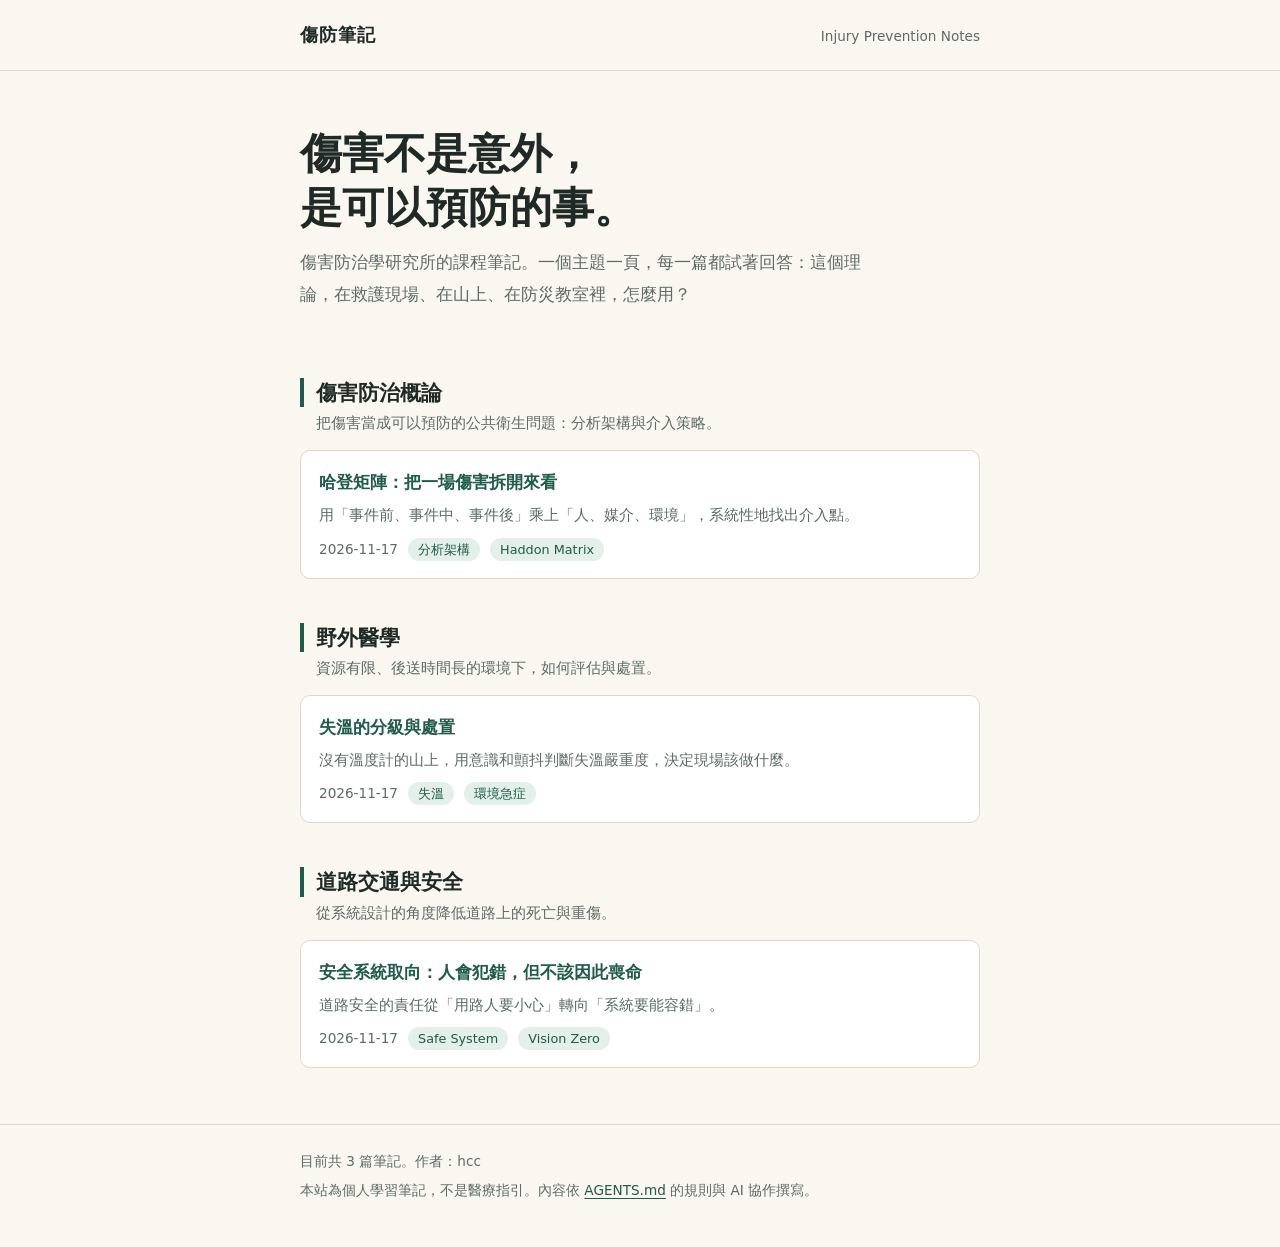
<file: index.html>
<!DOCTYPE html>
<html lang="zh-Hant-TW">
<head>
  <meta charset="utf-8">
  <meta name="viewport" content="width=device-width, initial-scale=1">
  <title>傷防筆記｜傷害防治學研究所課程筆記</title>
  <meta name="description" content="臺北醫學大學傷害防治學研究所的課程筆記：一個主題一頁，每篇都連回現場。">
  <link rel="stylesheet" href="assets/style.css">
</head>
<body>
  <header class="site-header">
    <div class="wrap">
      <a class="site-title" href="index.html">傷防筆記</a>
      <span class="site-sub">Injury Prevention Notes</span>
    </div>
  </header>

  <main class="wrap">
    <div class="hero">
      <h1>傷害不是意外，<br>是可以預防的事。</h1>
      <p>傷害防治學研究所的課程筆記。一個主題一頁，每一篇都試著回答：這個理論，在救護現場、在山上、在防災教室裡，怎麼用？</p>
    </div>

    <div id="courses"></div>
    <noscript><p class="empty">請開啟 JavaScript 以顯示筆記清單。</p></noscript>
  </main>

  <footer class="site-footer">
    <div class="wrap">
      <p>目前共 <span id="note-count">0</span> 篇筆記。作者：hcc</p>
      <p>本站為個人學習筆記，不是醫療指引。內容依 <a href="AGENTS.md">AGENTS.md</a> 的規則與 AI 協作撰寫。</p>
    </div>
  </footer>

  <script src="data/notes.js"></script>
  <script src="assets/site.js"></script>
</body>
</html>
</file>
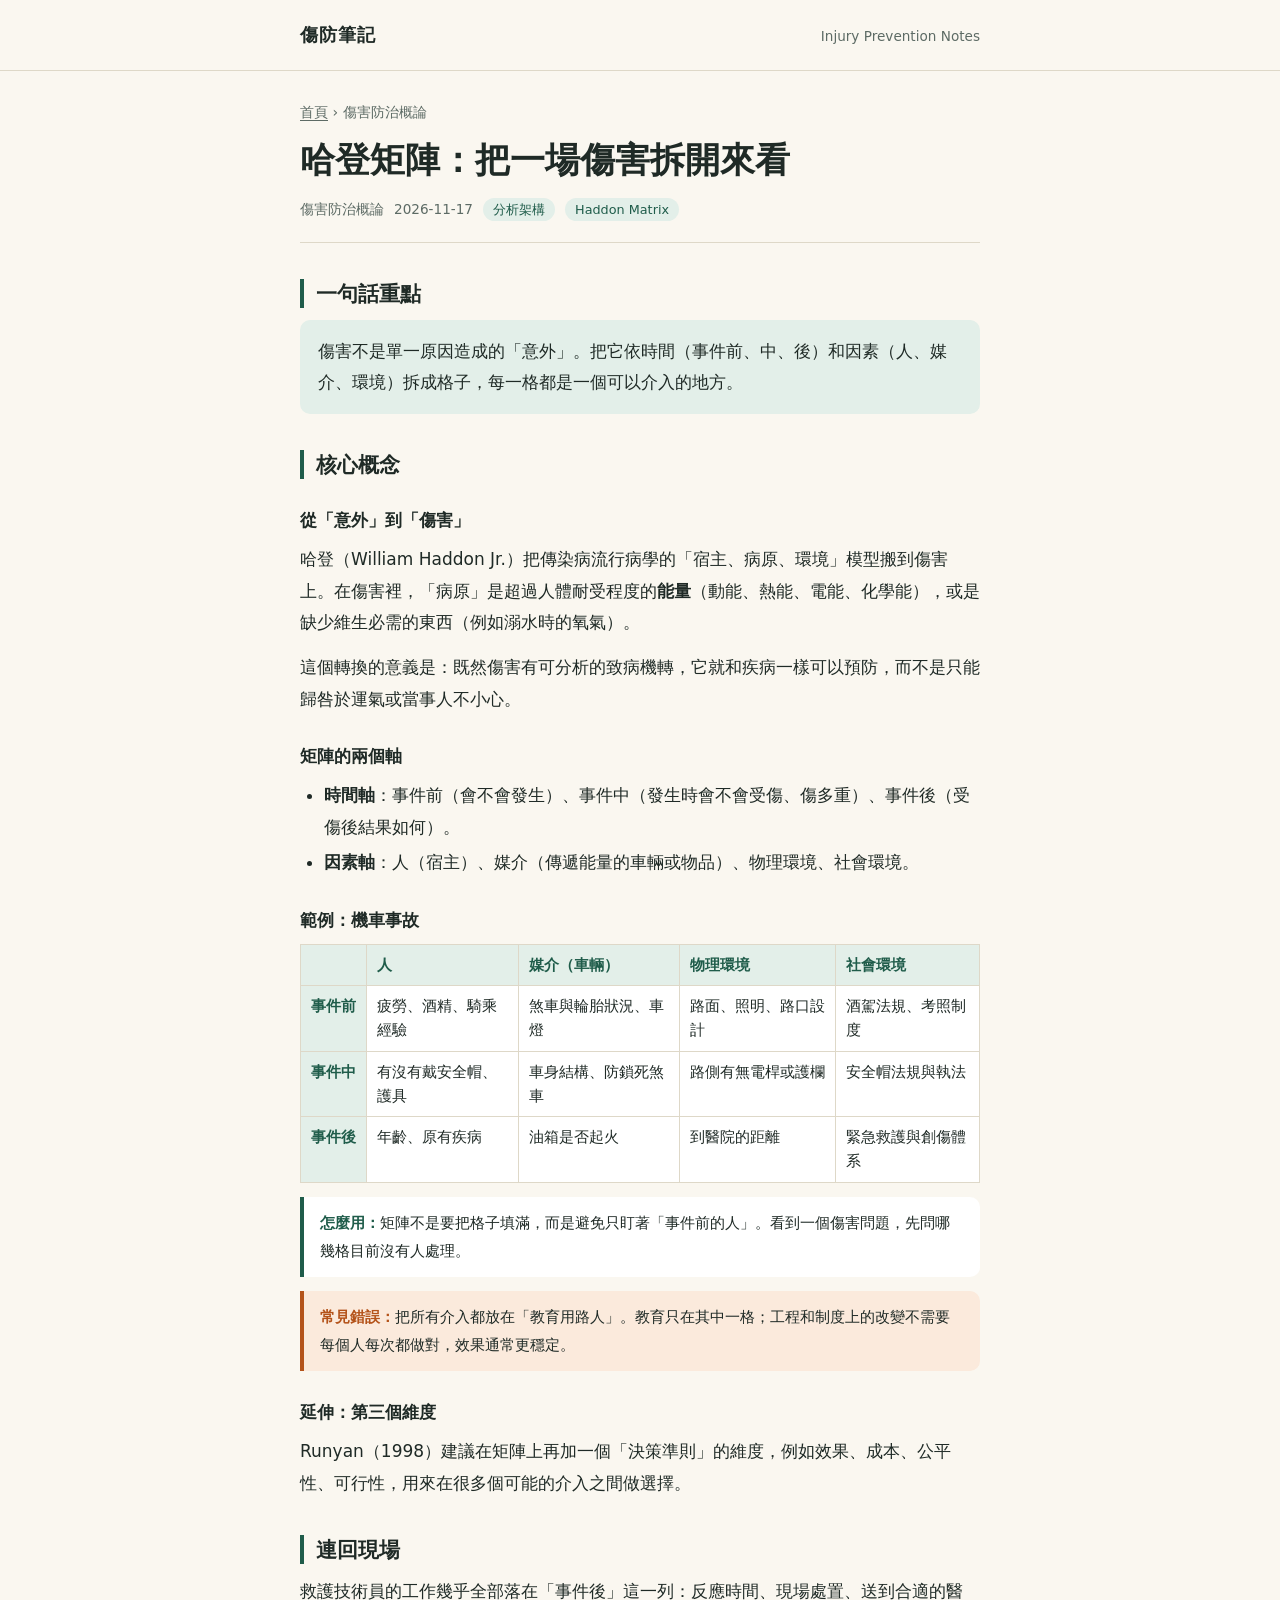
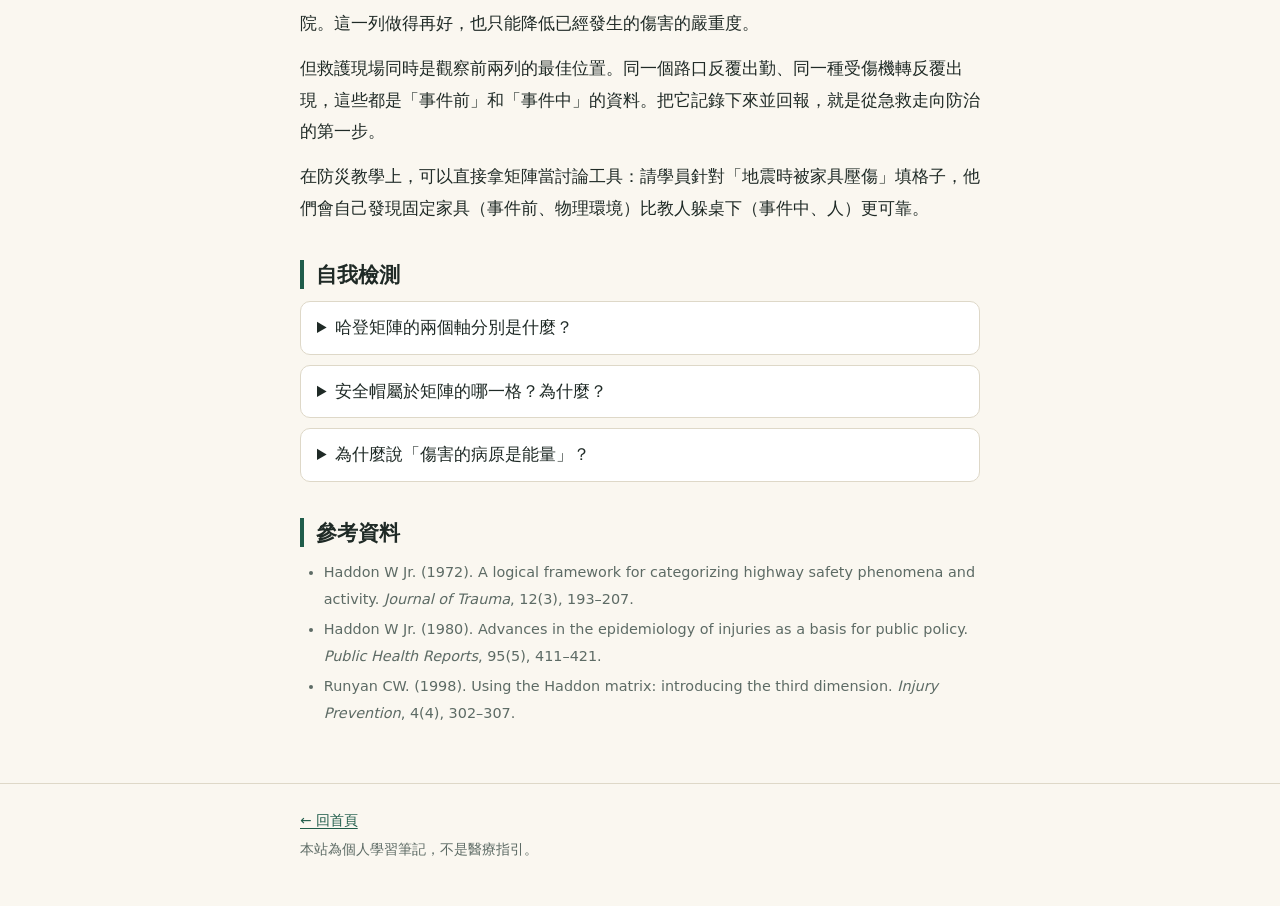
<file: notes/injury-prevention/01-haddon-matrix.html>
<!DOCTYPE html>
<html lang="zh-Hant-TW">
<head>
  <meta charset="utf-8">
  <meta name="viewport" content="width=device-width, initial-scale=1">
  <title>哈登矩陣：把一場傷害拆開來看｜傷防筆記</title>
  <meta name="description" content="用「事件前、事件中、事件後」乘上「人、媒介、環境」，系統性地找出介入點。">
  <link rel="stylesheet" href="../../assets/style.css">
</head>
<body>
  <header class="site-header">
    <div class="wrap">
      <a class="site-title" href="../../index.html">傷防筆記</a>
      <span class="site-sub">Injury Prevention Notes</span>
    </div>
  </header>

  <main class="wrap note">
    <nav class="breadcrumb"><a href="../../index.html">首頁</a> › 傷害防治概論</nav>

    <div class="note-head">
      <h1>哈登矩陣：把一場傷害拆開來看</h1>
      <div class="meta">
        <span>傷害防治概論</span>
        <time datetime="2026-11-17">2026-11-17</time>
        <span class="tag">分析架構</span>
        <span class="tag">Haddon Matrix</span>
      </div>
    </div>

    <section id="key">
      <h2>一句話重點</h2>
      <p>傷害不是單一原因造成的「意外」。把它依時間（事件前、中、後）和因素（人、媒介、環境）拆成格子，每一格都是一個可以介入的地方。</p>
    </section>

    <section id="concepts">
      <h2>核心概念</h2>

      <h3>從「意外」到「傷害」</h3>
      <p>哈登（William Haddon Jr.）把傳染病流行病學的「宿主、病原、環境」模型搬到傷害上。在傷害裡，「病原」是超過人體耐受程度的<strong>能量</strong>（動能、熱能、電能、化學能），或是缺少維生必需的東西（例如溺水時的氧氣）。</p>
      <p>這個轉換的意義是：既然傷害有可分析的致病機轉，它就和疾病一樣可以預防，而不是只能歸咎於運氣或當事人不小心。</p>

      <h3>矩陣的兩個軸</h3>
      <ul>
        <li><strong>時間軸</strong>：事件前（會不會發生）、事件中（發生時會不會受傷、傷多重）、事件後（受傷後結果如何）。</li>
        <li><strong>因素軸</strong>：人（宿主）、媒介（傳遞能量的車輛或物品）、物理環境、社會環境。</li>
      </ul>

      <h3>範例：機車事故</h3>
      <div class="table-wrap">
        <table>
          <thead>
            <tr><th></th><th>人</th><th>媒介（車輛）</th><th>物理環境</th><th>社會環境</th></tr>
          </thead>
          <tbody>
            <tr><th>事件前</th><td>疲勞、酒精、騎乘經驗</td><td>煞車與輪胎狀況、車燈</td><td>路面、照明、路口設計</td><td>酒駕法規、考照制度</td></tr>
            <tr><th>事件中</th><td>有沒有戴安全帽、護具</td><td>車身結構、防鎖死煞車</td><td>路側有無電桿或護欄</td><td>安全帽法規與執法</td></tr>
            <tr><th>事件後</th><td>年齡、原有疾病</td><td>油箱是否起火</td><td>到醫院的距離</td><td>緊急救護與創傷體系</td></tr>
          </tbody>
        </table>
      </div>

      <div class="callout"><strong>怎麼用：</strong>矩陣不是要把格子填滿，而是避免只盯著「事件前的人」。看到一個傷害問題，先問哪幾格目前沒有人處理。</div>
      <div class="callout warn"><strong>常見錯誤：</strong>把所有介入都放在「教育用路人」。教育只在其中一格；工程和制度上的改變不需要每個人每次都做對，效果通常更穩定。</div>

      <h3>延伸：第三個維度</h3>
      <p>Runyan（1998）建議在矩陣上再加一個「決策準則」的維度，例如效果、成本、公平性、可行性，用來在很多個可能的介入之間做選擇。</p>
    </section>

    <section id="field">
      <h2>連回現場</h2>
      <p>救護技術員的工作幾乎全部落在「事件後」這一列：反應時間、現場處置、送到合適的醫院。這一列做得再好，也只能降低已經發生的傷害的嚴重度。</p>
      <p>但救護現場同時是觀察前兩列的最佳位置。同一個路口反覆出勤、同一種受傷機轉反覆出現，這些都是「事件前」和「事件中」的資料。把它記錄下來並回報，就是從急救走向防治的第一步。</p>
      <p>在防災教學上，可以直接拿矩陣當討論工具：請學員針對「地震時被家具壓傷」填格子，他們會自己發現固定家具（事件前、物理環境）比教人躲桌下（事件中、人）更可靠。</p>
    </section>

    <section id="quiz">
      <h2>自我檢測</h2>
      <details><summary>哈登矩陣的兩個軸分別是什麼？</summary><p>時間軸：事件前、事件中、事件後。因素軸：人（宿主）、媒介、物理環境、社會環境。</p></details>
      <details><summary>安全帽屬於矩陣的哪一格？為什麼？</summary><p>事件中、人（或視為裝備）。它不會降低事故發生的機率，而是在碰撞當下減少傳到頭部的能量。</p></details>
      <details><summary>為什麼說「傷害的病原是能量」？</summary><p>因為造成組織損傷的直接原因是超過人體耐受程度的能量傳遞。這樣定義後，預防策略就可以圍繞在「不讓能量產生、減少能量、隔開能量與人」來設計。</p></details>
    </section>

    <section id="refs">
      <h2>參考資料</h2>
      <ul>
        <li>Haddon W Jr. (1972). A logical framework for categorizing highway safety phenomena and activity. <em>Journal of Trauma</em>, 12(3), 193–207.</li>
        <li>Haddon W Jr. (1980). Advances in the epidemiology of injuries as a basis for public policy. <em>Public Health Reports</em>, 95(5), 411–421.</li>
        <li>Runyan CW. (1998). Using the Haddon matrix: introducing the third dimension. <em>Injury Prevention</em>, 4(4), 302–307.</li>
      </ul>
    </section>
  </main>

  <footer class="site-footer">
    <div class="wrap">
      <p><a href="../../index.html">← 回首頁</a></p>
      <p>本站為個人學習筆記，不是醫療指引。</p>
    </div>
  </footer>
</body>
</html>
</file>
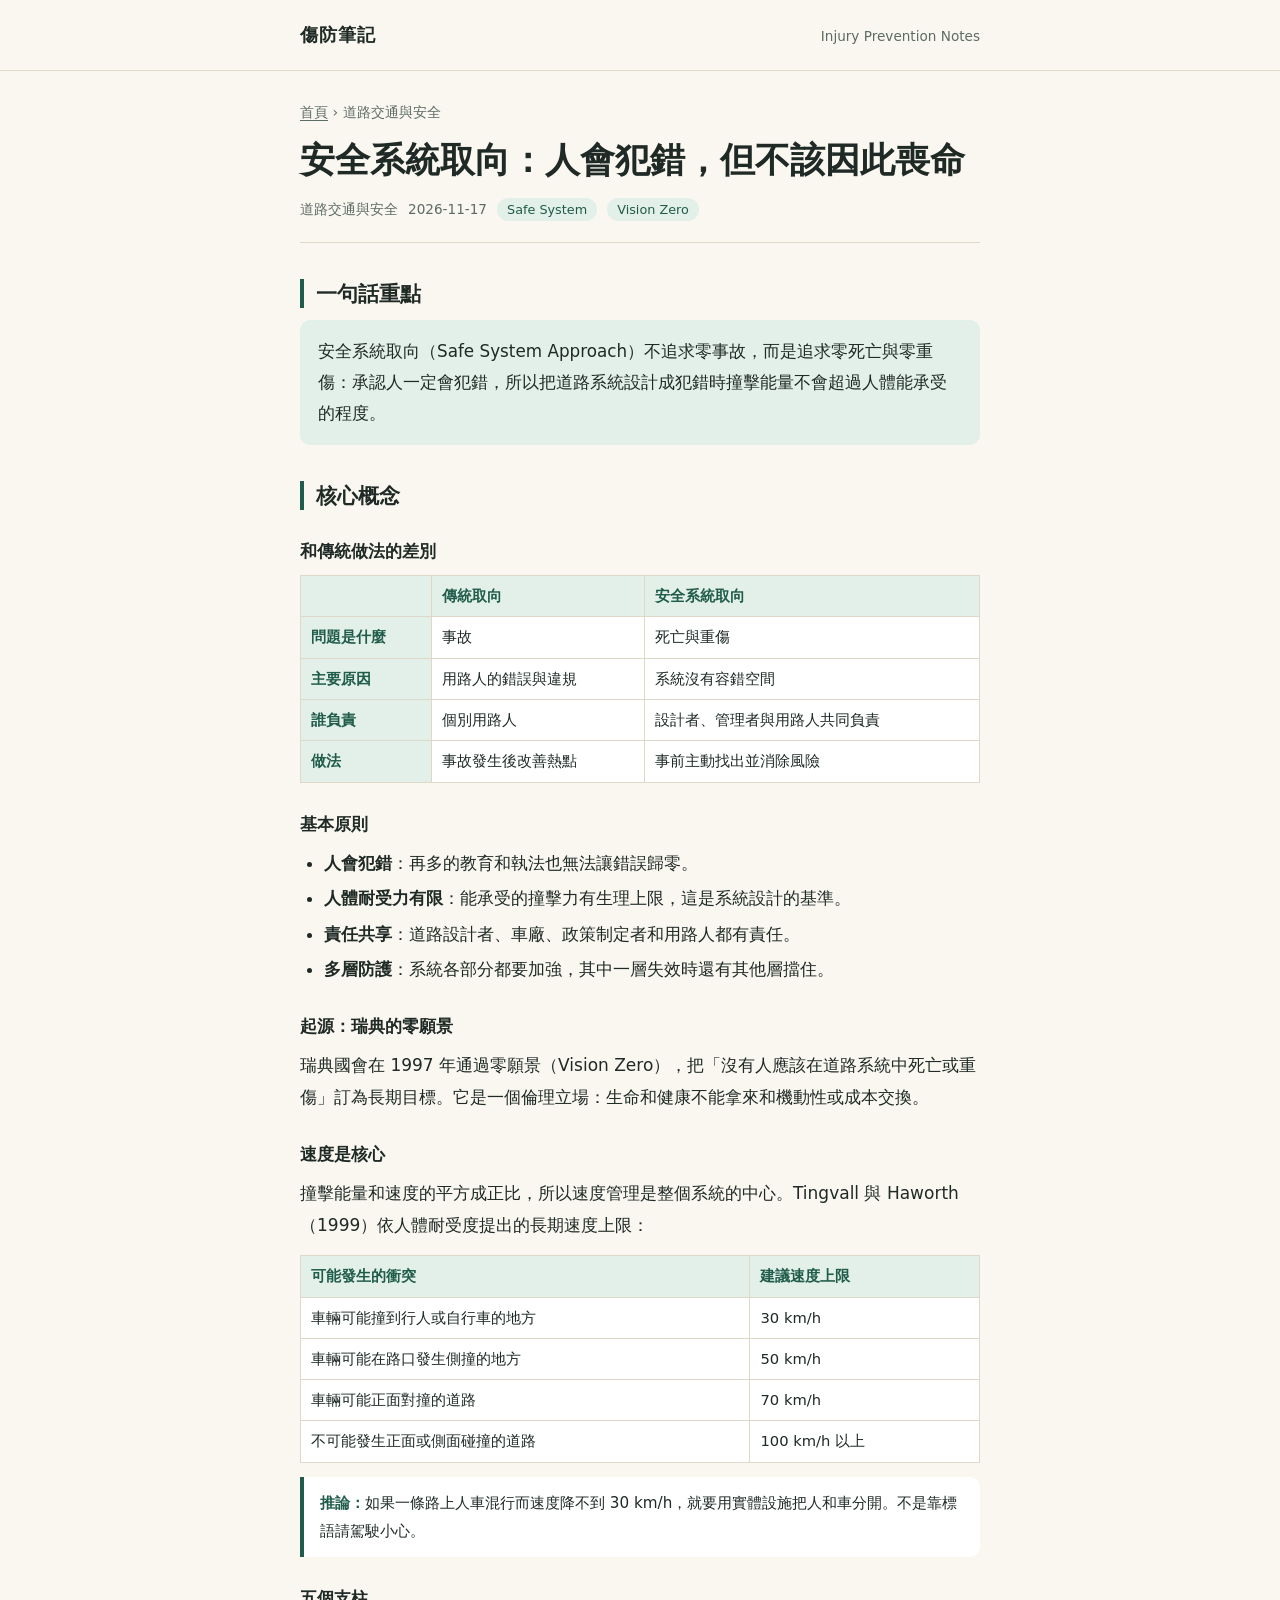
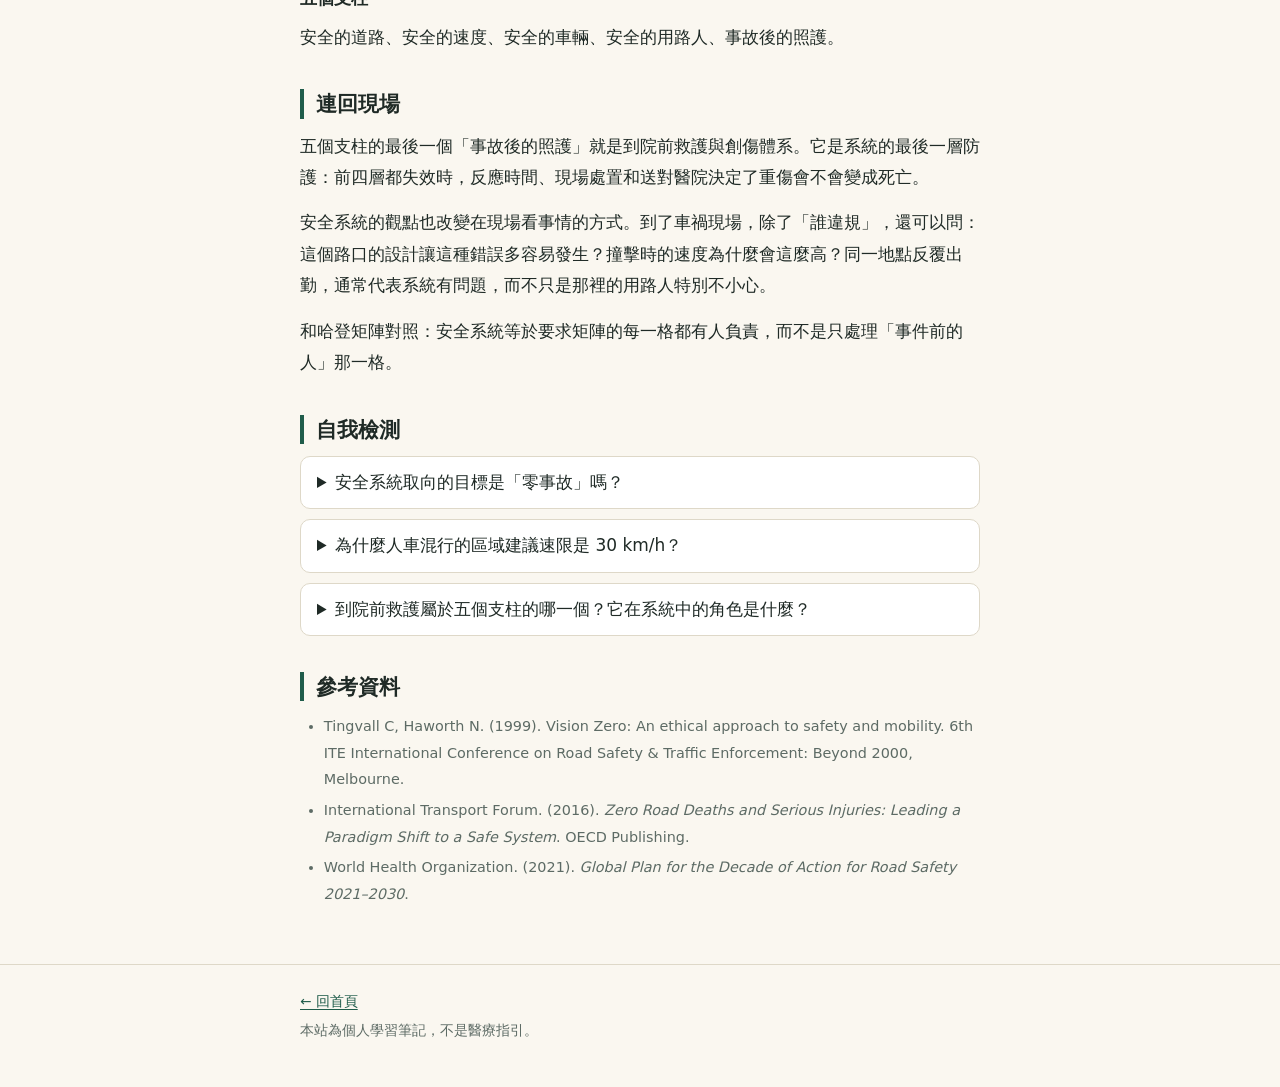
<file: notes/road-safety/01-safe-system.html>
<!DOCTYPE html>
<html lang="zh-Hant-TW">
<head>
  <meta charset="utf-8">
  <meta name="viewport" content="width=device-width, initial-scale=1">
  <title>安全系統取向：人會犯錯，但不該因此喪命｜傷防筆記</title>
  <meta name="description" content="道路安全的責任從「用路人要小心」轉向「系統要能容錯」。">
  <link rel="stylesheet" href="../../assets/style.css">
</head>
<body>
  <header class="site-header">
    <div class="wrap">
      <a class="site-title" href="../../index.html">傷防筆記</a>
      <span class="site-sub">Injury Prevention Notes</span>
    </div>
  </header>

  <main class="wrap note">
    <nav class="breadcrumb"><a href="../../index.html">首頁</a> › 道路交通與安全</nav>

    <div class="note-head">
      <h1>安全系統取向：人會犯錯，但不該因此喪命</h1>
      <div class="meta">
        <span>道路交通與安全</span>
        <time datetime="2026-11-17">2026-11-17</time>
        <span class="tag">Safe System</span>
        <span class="tag">Vision Zero</span>
      </div>
    </div>

    <section id="key">
      <h2>一句話重點</h2>
      <p>安全系統取向（Safe System Approach）不追求零事故，而是追求零死亡與零重傷：承認人一定會犯錯，所以把道路系統設計成犯錯時撞擊能量不會超過人體能承受的程度。</p>
    </section>

    <section id="concepts">
      <h2>核心概念</h2>

      <h3>和傳統做法的差別</h3>
      <div class="table-wrap">
        <table>
          <thead>
            <tr><th></th><th>傳統取向</th><th>安全系統取向</th></tr>
          </thead>
          <tbody>
            <tr><th>問題是什麼</th><td>事故</td><td>死亡與重傷</td></tr>
            <tr><th>主要原因</th><td>用路人的錯誤與違規</td><td>系統沒有容錯空間</td></tr>
            <tr><th>誰負責</th><td>個別用路人</td><td>設計者、管理者與用路人共同負責</td></tr>
            <tr><th>做法</th><td>事故發生後改善熱點</td><td>事前主動找出並消除風險</td></tr>
          </tbody>
        </table>
      </div>

      <h3>基本原則</h3>
      <ul>
        <li><strong>人會犯錯</strong>：再多的教育和執法也無法讓錯誤歸零。</li>
        <li><strong>人體耐受力有限</strong>：能承受的撞擊力有生理上限，這是系統設計的基準。</li>
        <li><strong>責任共享</strong>：道路設計者、車廠、政策制定者和用路人都有責任。</li>
        <li><strong>多層防護</strong>：系統各部分都要加強，其中一層失效時還有其他層擋住。</li>
      </ul>

      <h3>起源：瑞典的零願景</h3>
      <p>瑞典國會在 1997 年通過零願景（Vision Zero），把「沒有人應該在道路系統中死亡或重傷」訂為長期目標。它是一個倫理立場：生命和健康不能拿來和機動性或成本交換。</p>

      <h3>速度是核心</h3>
      <p>撞擊能量和速度的平方成正比，所以速度管理是整個系統的中心。Tingvall 與 Haworth（1999）依人體耐受度提出的長期速度上限：</p>
      <div class="table-wrap">
        <table>
          <thead>
            <tr><th>可能發生的衝突</th><th>建議速度上限</th></tr>
          </thead>
          <tbody>
            <tr><td>車輛可能撞到行人或自行車的地方</td><td>30 km/h</td></tr>
            <tr><td>車輛可能在路口發生側撞的地方</td><td>50 km/h</td></tr>
            <tr><td>車輛可能正面對撞的道路</td><td>70 km/h</td></tr>
            <tr><td>不可能發生正面或側面碰撞的道路</td><td>100 km/h 以上</td></tr>
          </tbody>
        </table>
      </div>
      <div class="callout"><strong>推論：</strong>如果一條路上人車混行而速度降不到 30 km/h，就要用實體設施把人和車分開。不是靠標語請駕駛小心。</div>

      <h3>五個支柱</h3>
      <p>安全的道路、安全的速度、安全的車輛、安全的用路人、事故後的照護。</p>
    </section>

    <section id="field">
      <h2>連回現場</h2>
      <p>五個支柱的最後一個「事故後的照護」就是到院前救護與創傷體系。它是系統的最後一層防護：前四層都失效時，反應時間、現場處置和送對醫院決定了重傷會不會變成死亡。</p>
      <p>安全系統的觀點也改變在現場看事情的方式。到了車禍現場，除了「誰違規」，還可以問：這個路口的設計讓這種錯誤多容易發生？撞擊時的速度為什麼會這麼高？同一地點反覆出勤，通常代表系統有問題，而不只是那裡的用路人特別不小心。</p>
      <p>和哈登矩陣對照：安全系統等於要求矩陣的每一格都有人負責，而不是只處理「事件前的人」那一格。</p>
    </section>

    <section id="quiz">
      <h2>自我檢測</h2>
      <details><summary>安全系統取向的目標是「零事故」嗎？</summary><p>不是。目標是零死亡與零重傷。它接受事故仍會發生，重點是事故發生時能量不超過人體耐受程度。</p></details>
      <details><summary>為什麼人車混行的區域建議速限是 30 km/h？</summary><p>因為行人和自行車騎士沒有車體保護，耐受力最低；超過這個速度後，被撞擊時死亡的風險快速上升。</p></details>
      <details><summary>到院前救護屬於五個支柱的哪一個？它在系統中的角色是什麼？</summary><p>事故後的照護。它是最後一層防護，在其他層失效後降低傷害的最終嚴重度。</p></details>
    </section>

    <section id="refs">
      <h2>參考資料</h2>
      <ul>
        <li>Tingvall C, Haworth N. (1999). Vision Zero: An ethical approach to safety and mobility. 6th ITE International Conference on Road Safety &amp; Traffic Enforcement: Beyond 2000, Melbourne.</li>
        <li>International Transport Forum. (2016). <em>Zero Road Deaths and Serious Injuries: Leading a Paradigm Shift to a Safe System</em>. OECD Publishing.</li>
        <li>World Health Organization. (2021). <em>Global Plan for the Decade of Action for Road Safety 2021–2030</em>.</li>
      </ul>
    </section>
  </main>

  <footer class="site-footer">
    <div class="wrap">
      <p><a href="../../index.html">← 回首頁</a></p>
      <p>本站為個人學習筆記，不是醫療指引。</p>
    </div>
  </footer>
</body>
</html>
</file>
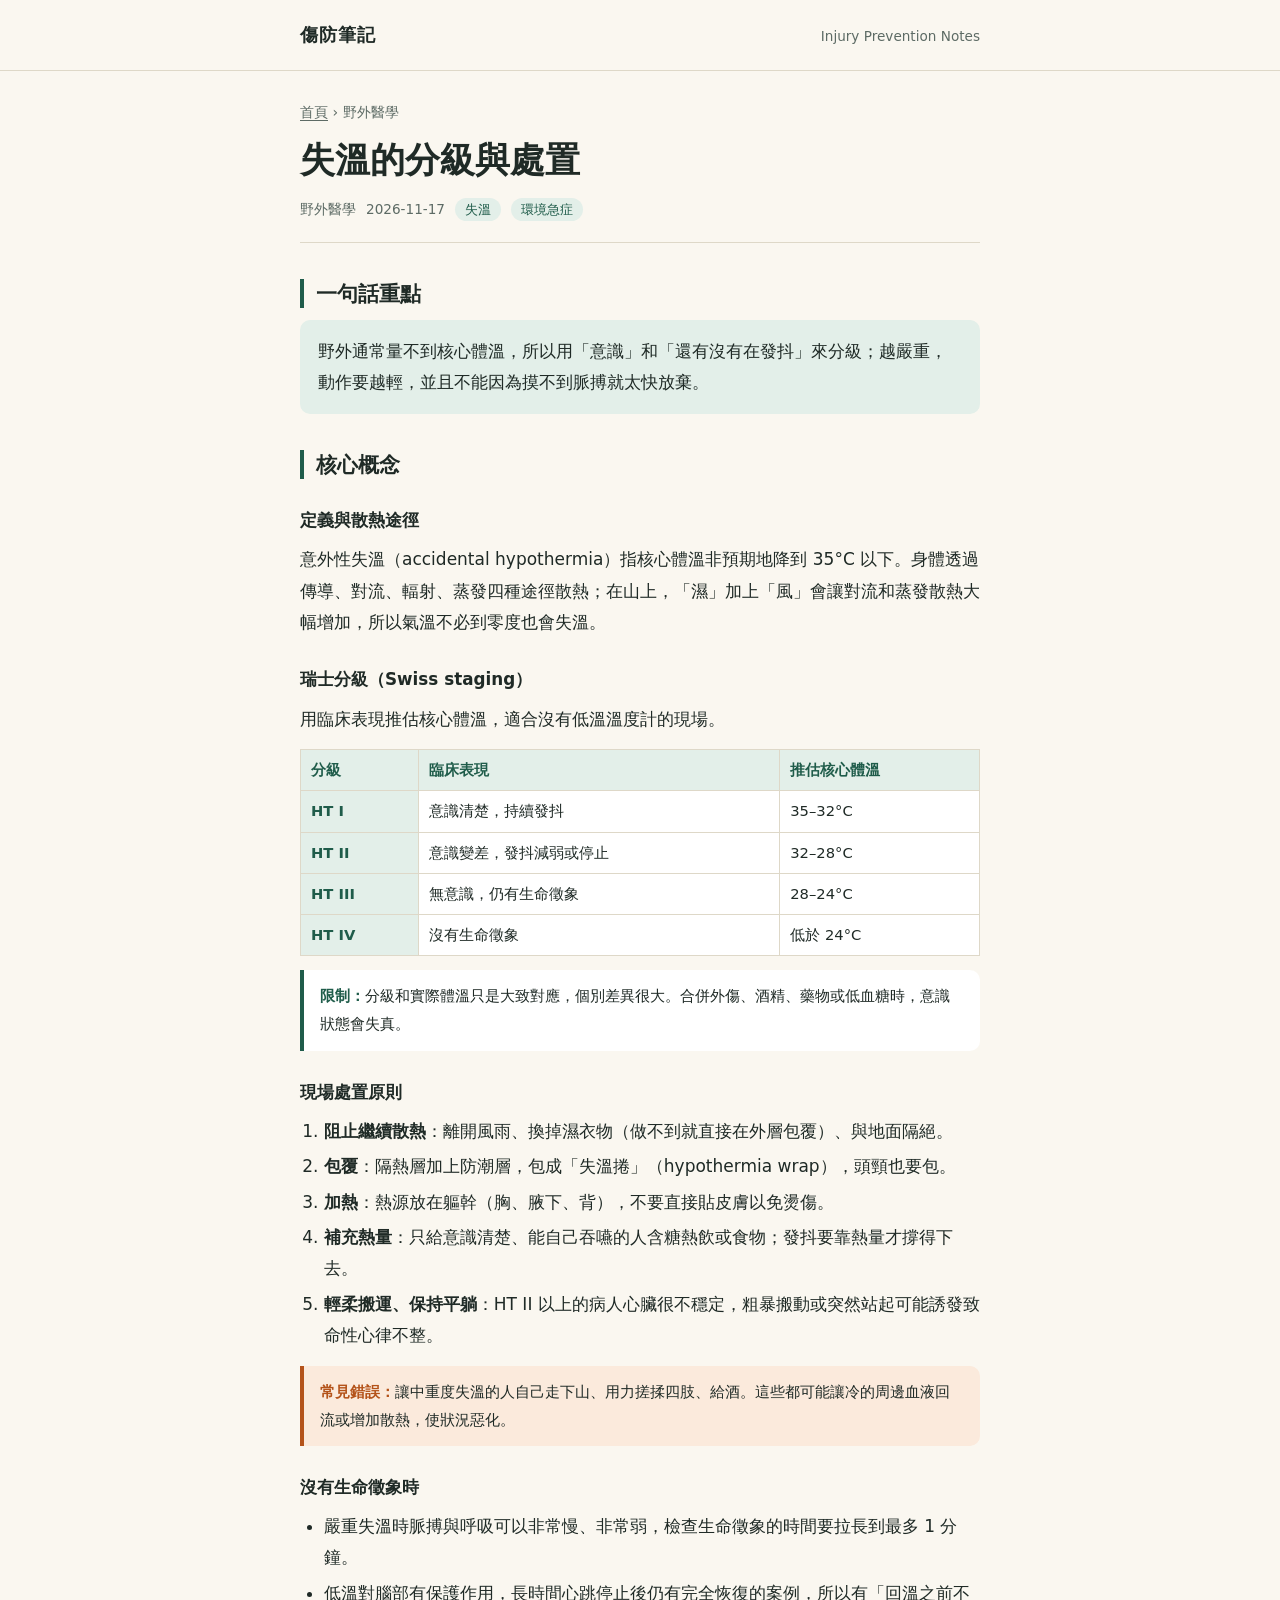
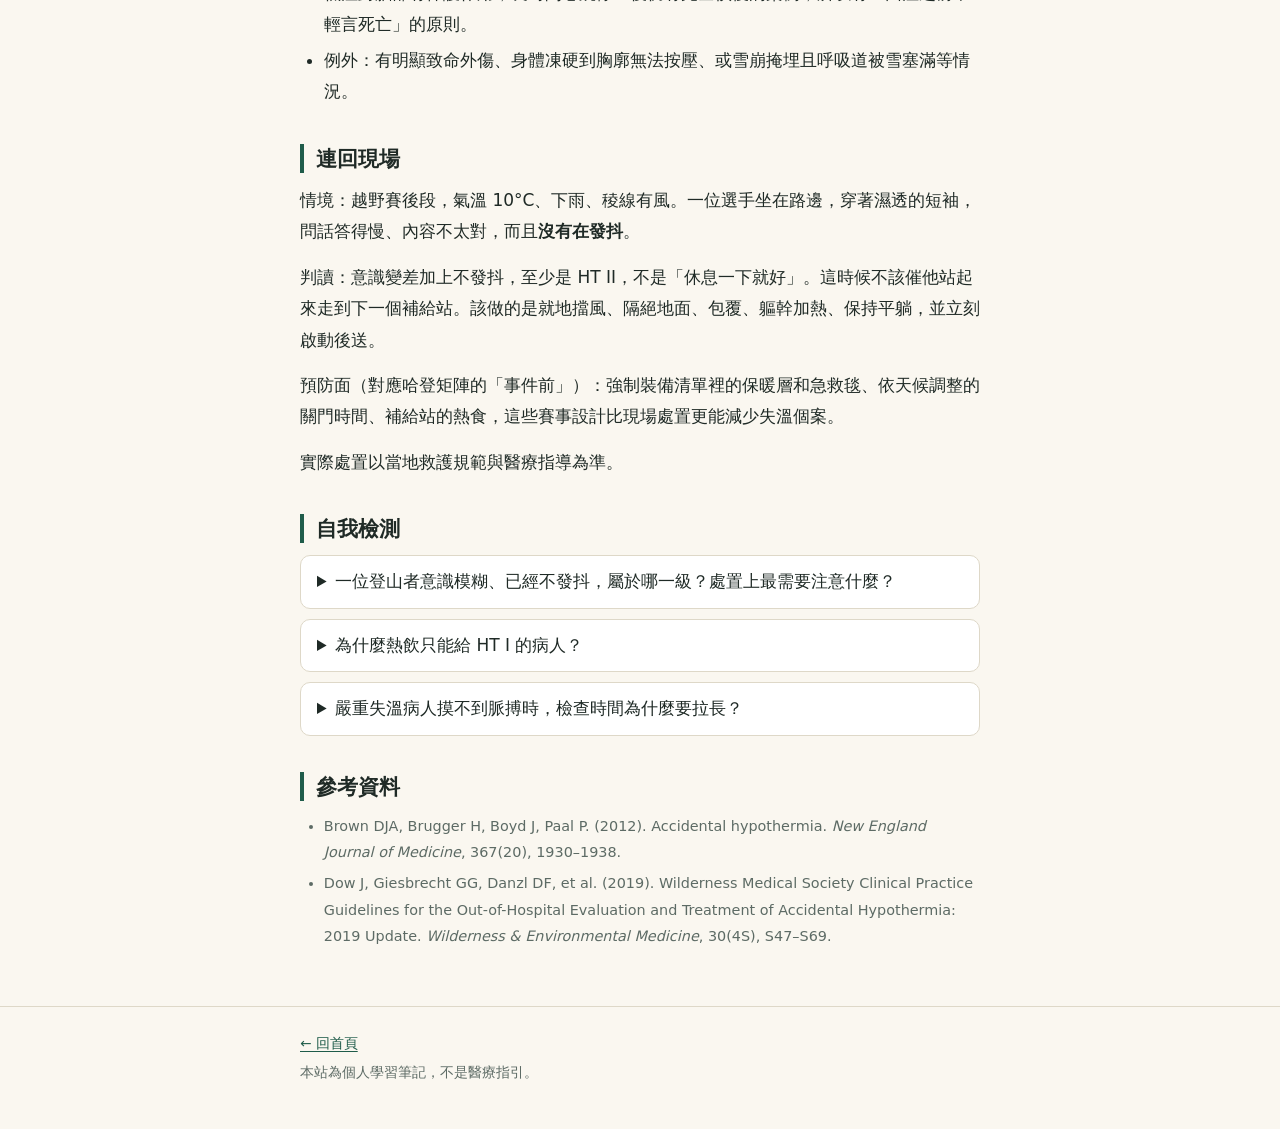
<file: notes/wilderness-medicine/01-hypothermia.html>
<!DOCTYPE html>
<html lang="zh-Hant-TW">
<head>
  <meta charset="utf-8">
  <meta name="viewport" content="width=device-width, initial-scale=1">
  <title>失溫的分級與處置｜傷防筆記</title>
  <meta name="description" content="沒有溫度計的山上，用意識和顫抖判斷失溫嚴重度，決定現場該做什麼。">
  <link rel="stylesheet" href="../../assets/style.css">
</head>
<body>
  <header class="site-header">
    <div class="wrap">
      <a class="site-title" href="../../index.html">傷防筆記</a>
      <span class="site-sub">Injury Prevention Notes</span>
    </div>
  </header>

  <main class="wrap note">
    <nav class="breadcrumb"><a href="../../index.html">首頁</a> › 野外醫學</nav>

    <div class="note-head">
      <h1>失溫的分級與處置</h1>
      <div class="meta">
        <span>野外醫學</span>
        <time datetime="2026-11-17">2026-11-17</time>
        <span class="tag">失溫</span>
        <span class="tag">環境急症</span>
      </div>
    </div>

    <section id="key">
      <h2>一句話重點</h2>
      <p>野外通常量不到核心體溫，所以用「意識」和「還有沒有在發抖」來分級；越嚴重，動作要越輕，並且不能因為摸不到脈搏就太快放棄。</p>
    </section>

    <section id="concepts">
      <h2>核心概念</h2>

      <h3>定義與散熱途徑</h3>
      <p>意外性失溫（accidental hypothermia）指核心體溫非預期地降到 35°C 以下。身體透過傳導、對流、輻射、蒸發四種途徑散熱；在山上，「濕」加上「風」會讓對流和蒸發散熱大幅增加，所以氣溫不必到零度也會失溫。</p>

      <h3>瑞士分級（Swiss staging）</h3>
      <p>用臨床表現推估核心體溫，適合沒有低溫溫度計的現場。</p>
      <div class="table-wrap">
        <table>
          <thead>
            <tr><th>分級</th><th>臨床表現</th><th>推估核心體溫</th></tr>
          </thead>
          <tbody>
            <tr><th>HT I</th><td>意識清楚，持續發抖</td><td>35–32°C</td></tr>
            <tr><th>HT II</th><td>意識變差，發抖減弱或停止</td><td>32–28°C</td></tr>
            <tr><th>HT III</th><td>無意識，仍有生命徵象</td><td>28–24°C</td></tr>
            <tr><th>HT IV</th><td>沒有生命徵象</td><td>低於 24°C</td></tr>
          </tbody>
        </table>
      </div>
      <div class="callout"><strong>限制：</strong>分級和實際體溫只是大致對應，個別差異很大。合併外傷、酒精、藥物或低血糖時，意識狀態會失真。</div>

      <h3>現場處置原則</h3>
      <ol>
        <li><strong>阻止繼續散熱</strong>：離開風雨、換掉濕衣物（做不到就直接在外層包覆）、與地面隔絕。</li>
        <li><strong>包覆</strong>：隔熱層加上防潮層，包成「失溫捲」（hypothermia wrap），頭頸也要包。</li>
        <li><strong>加熱</strong>：熱源放在軀幹（胸、腋下、背），不要直接貼皮膚以免燙傷。</li>
        <li><strong>補充熱量</strong>：只給意識清楚、能自己吞嚥的人含糖熱飲或食物；發抖要靠熱量才撐得下去。</li>
        <li><strong>輕柔搬運、保持平躺</strong>：HT II 以上的病人心臟很不穩定，粗暴搬動或突然站起可能誘發致命性心律不整。</li>
      </ol>

      <div class="callout warn"><strong>常見錯誤：</strong>讓中重度失溫的人自己走下山、用力搓揉四肢、給酒。這些都可能讓冷的周邊血液回流或增加散熱，使狀況惡化。</div>

      <h3>沒有生命徵象時</h3>
      <ul>
        <li>嚴重失溫時脈搏與呼吸可以非常慢、非常弱，檢查生命徵象的時間要拉長到最多 1 分鐘。</li>
        <li>低溫對腦部有保護作用，長時間心跳停止後仍有完全恢復的案例，所以有「回溫之前不輕言死亡」的原則。</li>
        <li>例外：有明顯致命外傷、身體凍硬到胸廓無法按壓、或雪崩掩埋且呼吸道被雪塞滿等情況。</li>
      </ul>
    </section>

    <section id="field">
      <h2>連回現場</h2>
      <p>情境：越野賽後段，氣溫 10°C、下雨、稜線有風。一位選手坐在路邊，穿著濕透的短袖，問話答得慢、內容不太對，而且<strong>沒有在發抖</strong>。</p>
      <p>判讀：意識變差加上不發抖，至少是 HT II，不是「休息一下就好」。這時候不該催他站起來走到下一個補給站。該做的是就地擋風、隔絕地面、包覆、軀幹加熱、保持平躺，並立刻啟動後送。</p>
      <p>預防面（對應哈登矩陣的「事件前」）：強制裝備清單裡的保暖層和急救毯、依天候調整的關門時間、補給站的熱食，這些賽事設計比現場處置更能減少失溫個案。</p>
      <p>實際處置以當地救護規範與醫療指導為準。</p>
    </section>

    <section id="quiz">
      <h2>自我檢測</h2>
      <details><summary>一位登山者意識模糊、已經不發抖，屬於哪一級？處置上最需要注意什麼？</summary><p>HT II。最需要注意輕柔搬運並保持平躺，因為心臟不穩定，粗暴搬動可能誘發心律不整；同時積極包覆、軀幹加熱並後送。</p></details>
      <details><summary>為什麼熱飲只能給 HT I 的病人？</summary><p>因為需要意識清楚、能自行吞嚥才安全，意識不清時有嗆入的風險。熱飲的主要作用是提供熱量讓身體持續發抖產熱，而不是直接加溫。</p></details>
      <details><summary>嚴重失溫病人摸不到脈搏時，檢查時間為什麼要拉長？</summary><p>因為嚴重失溫時心跳和呼吸可能極慢、極弱，短時間檢查容易誤判成心跳停止。而對仍有微弱循環的病人做胸部按壓，可能反而誘發心室顫動。</p></details>
    </section>

    <section id="refs">
      <h2>參考資料</h2>
      <ul>
        <li>Brown DJA, Brugger H, Boyd J, Paal P. (2012). Accidental hypothermia. <em>New England Journal of Medicine</em>, 367(20), 1930–1938.</li>
        <li>Dow J, Giesbrecht GG, Danzl DF, et al. (2019). Wilderness Medical Society Clinical Practice Guidelines for the Out-of-Hospital Evaluation and Treatment of Accidental Hypothermia: 2019 Update. <em>Wilderness &amp; Environmental Medicine</em>, 30(4S), S47–S69.</li>
      </ul>
    </section>
  </main>

  <footer class="site-footer">
    <div class="wrap">
      <p><a href="../../index.html">← 回首頁</a></p>
      <p>本站為個人學習筆記，不是醫療指引。</p>
    </div>
  </footer>
</body>
</html>
</file>
<file: assets/style.css>
:root {
  --bg: #faf7f0;
  --surface: #ffffff;
  --text: #1f2a26;
  --muted: #5d6b65;
  --line: #ded8c8;
  --accent: #1f5c4a;
  --accent-soft: #e3efe9;
  --warn: #b4531a;
  --warn-soft: #fbeadc;
  --radius: 10px;
  --font: "Noto Sans TC", "PingFang TC", "Microsoft JhengHei", system-ui, sans-serif;
  --font-serif: "Noto Serif TC", "Songti TC", "PMingLiU", serif;
}

@media (prefers-color-scheme: dark) {
  :root {
    --bg: #141a18;
    --surface: #1c2421;
    --text: #e6ebe7;
    --muted: #9aa8a1;
    --line: #2f3a36;
    --accent: #7fc9ae;
    --accent-soft: #20332c;
    --warn: #f0a268;
    --warn-soft: #3a2a1d;
  }
}

* { box-sizing: border-box; }

html { -webkit-text-size-adjust: 100%; }

body {
  margin: 0;
  background: var(--bg);
  color: var(--text);
  font-family: var(--font);
  font-size: 17px;
  line-height: 1.85;
}

.wrap {
  max-width: 720px;
  margin: 0 auto;
  padding: 0 20px;
}

a { color: var(--accent); text-underline-offset: 3px; }
a:hover { text-decoration-thickness: 2px; }

/* 頁首 */
.site-header {
  border-bottom: 1px solid var(--line);
  padding: 18px 0;
}
.site-header .wrap {
  display: flex;
  align-items: baseline;
  justify-content: space-between;
  gap: 12px;
}
.site-title {
  font-family: var(--font-serif);
  font-weight: 700;
  font-size: 1.15rem;
  color: var(--text);
  text-decoration: none;
  letter-spacing: 0.05em;
}
.site-sub { color: var(--muted); font-size: 0.85rem; }

/* 首頁 */
.hero { padding: 56px 0 24px; }
.hero h1 {
  font-family: var(--font-serif);
  font-size: clamp(1.9rem, 6vw, 2.6rem);
  line-height: 1.3;
  margin: 0 0 12px;
}
.hero p { color: var(--muted); margin: 0; max-width: 34em; }

.course { margin: 44px 0; }
.course h2 {
  font-family: var(--font-serif);
  font-size: 1.3rem;
  margin: 0 0 2px;
  padding-left: 12px;
  border-left: 4px solid var(--accent);
  line-height: 1.4;
}
.course-desc { color: var(--muted); font-size: 0.92rem; margin: 0 0 14px 16px; }

.note-list { list-style: none; margin: 0; padding: 0; display: grid; gap: 12px; }
.note-card {
  display: block;
  background: var(--surface);
  border: 1px solid var(--line);
  border-radius: var(--radius);
  padding: 16px 18px;
  color: inherit;
  text-decoration: none;
  transition: border-color 0.15s, transform 0.15s;
}
.note-card:hover { border-color: var(--accent); transform: translateY(-1px); }
.note-card h3 { margin: 0 0 4px; font-size: 1.08rem; color: var(--accent); }
.note-card p { margin: 0 0 8px; color: var(--muted); font-size: 0.93rem; line-height: 1.7; }
.note-card .meta { margin: 0; }

.empty { color: var(--muted); font-size: 0.93rem; margin-left: 16px; }

/* 共用 */
.meta {
  display: flex;
  flex-wrap: wrap;
  align-items: center;
  gap: 6px 10px;
  color: var(--muted);
  font-size: 0.85rem;
}
.tag {
  background: var(--accent-soft);
  color: var(--accent);
  border-radius: 999px;
  padding: 0 10px;
  font-size: 0.8rem;
  line-height: 1.8;
}

/* 筆記頁 */
.breadcrumb { margin: 28px 0 0; font-size: 0.88rem; color: var(--muted); }
.breadcrumb a { color: var(--muted); }

.note-head { padding: 12px 0 20px; border-bottom: 1px solid var(--line); }
.note-head h1 {
  font-family: var(--font-serif);
  font-size: clamp(1.7rem, 5.5vw, 2.2rem);
  line-height: 1.35;
  margin: 0 0 12px;
}

.note section { margin: 36px 0; }
.note h2 {
  font-family: var(--font-serif);
  font-size: 1.3rem;
  margin: 0 0 12px;
  padding-left: 12px;
  border-left: 4px solid var(--accent);
  line-height: 1.4;
}
.note h3 { font-size: 1.05rem; margin: 26px 0 8px; }
.note p { margin: 0 0 14px; }
.note ul, .note ol { margin: 0 0 14px; padding-left: 1.4em; }
.note li { margin-bottom: 4px; }

#key p {
  background: var(--accent-soft);
  border-radius: var(--radius);
  padding: 16px 18px;
  font-size: 1.05rem;
  font-weight: 500;
  margin: 0;
}

.callout {
  border-left: 4px solid var(--accent);
  background: var(--surface);
  border-radius: 0 var(--radius) var(--radius) 0;
  padding: 12px 16px;
  margin: 0 0 14px;
  font-size: 0.95rem;
}
.callout.warn { border-left-color: var(--warn); background: var(--warn-soft); }
.callout strong { color: var(--accent); }
.callout.warn strong { color: var(--warn); }

.table-wrap { overflow-x: auto; margin: 0 0 14px; }
table {
  border-collapse: collapse;
  width: 100%;
  min-width: 480px;
  font-size: 0.92rem;
  line-height: 1.65;
  background: var(--surface);
}
th, td { border: 1px solid var(--line); padding: 8px 10px; text-align: left; vertical-align: top; }
th { background: var(--accent-soft); color: var(--accent); font-weight: 600; white-space: nowrap; }

details {
  background: var(--surface);
  border: 1px solid var(--line);
  border-radius: var(--radius);
  padding: 10px 16px;
  margin-bottom: 10px;
}
summary { cursor: pointer; font-weight: 500; }
details[open] summary { margin-bottom: 8px; color: var(--accent); }
details p:last-child { margin-bottom: 0; }

#refs li { font-size: 0.9rem; color: var(--muted); }

/* 頁尾 */
.site-footer {
  border-top: 1px solid var(--line);
  margin-top: 56px;
  padding: 24px 0 40px;
  color: var(--muted);
  font-size: 0.85rem;
}
.site-footer p { margin: 0 0 4px; }
</file>
